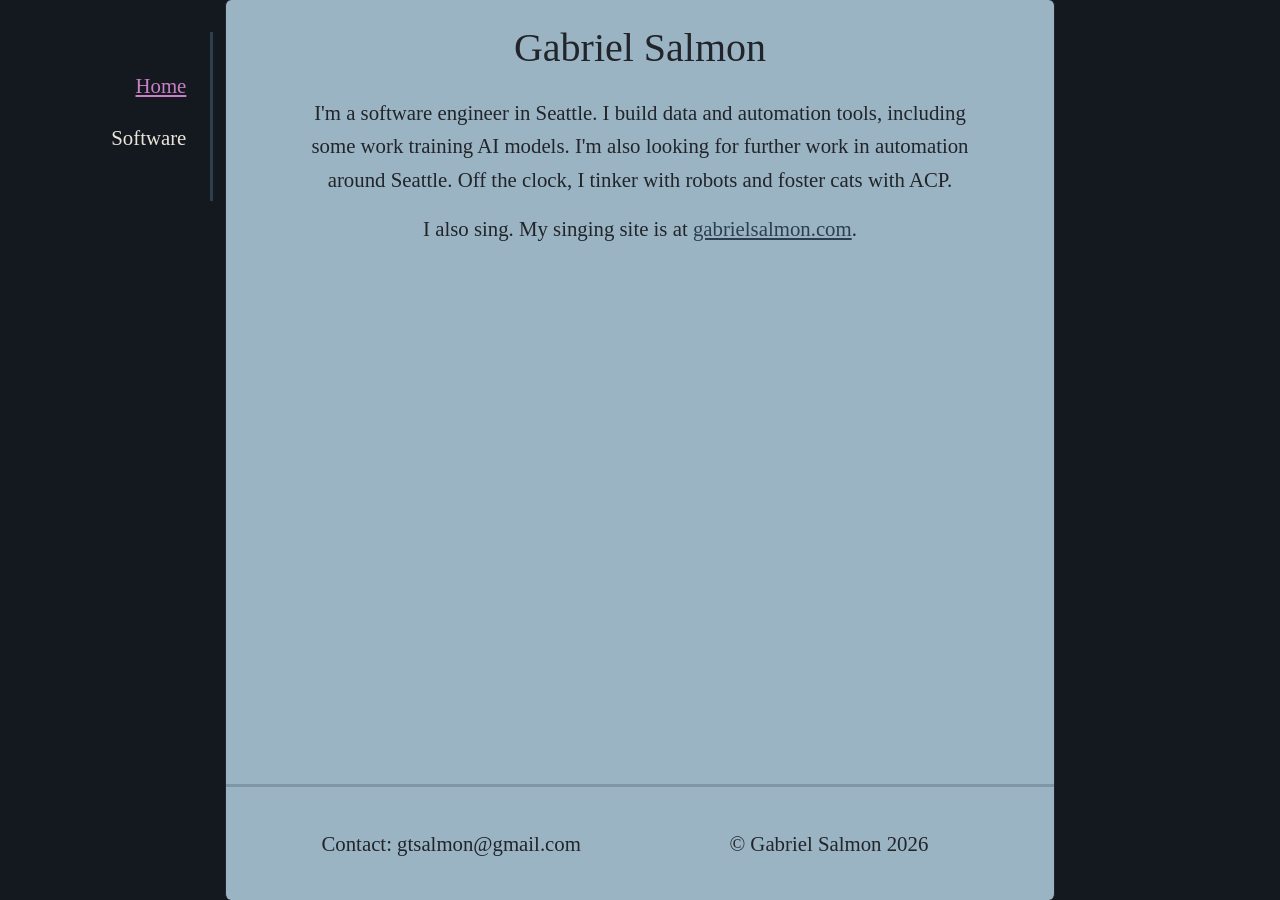
<file: index.html>
<!DOCTYPE html>
<html lang="en">
<head>
    <meta charset="utf-8">
    <title>Gabriel Salmon</title>
    <meta name="viewport" content="width=device-width, initial-scale=1">
    <link rel="icon" type="image/png" href="images/favicon.png">
    <link rel="stylesheet" href="https://cdn.jsdelivr.net/npm/bootstrap@5.3.2/dist/css/bootstrap.min.css">
    <link rel="stylesheet" href="css/style.css">
</head>
<body>
    <div class="container-fluid">
        <div class="row">

            <!-- Vertical Nav -->
            <div class="col-lg px-0">
                <div class="vertical-nav">
                    <a href="index.html" class="nav-page-link active">Home</a>
                    <a href="software.html" class="nav-page-link">Software</a>
                </div>
            </div>

            <!-- Main Content -->
            <div class="col-lg-8 main-col">
                <main class="min-vh-100 d-flex flex-column g-0 border-start border-end border-dark rounded main-container">
                    <div class="row mt-4 mb-3">
                        <div class="col">
                            <h1 class="text-center">Gabriel Salmon</h1>
                        </div>
                    </div>

                    <div class="row mx-4">
                        <div class="col-12">
                            <section class="mb-5 px-5">
                                <p class="text-center">
                                    I'm a software engineer in Seattle. I build data and automation tools, including some work training AI models. I'm also looking for further work in automation around Seattle. Off the clock, I tinker with robots and foster cats with ACP.
                                </p>
                                <p class="text-center">
                                    I also sing. My singing site is at <a href="https://gabrielsalmon.com" target="_blank" class="project-card-link">gabrielsalmon.com</a>.
                                </p>
                            </section>
                        </div>
                    </div>

                    <hr class="grey-border mt-auto">

                    <footer class="my-4 px-3 px-md-5">
                        <div class="row">
                            <div class="col-md-6">
                                <p class="text-center">Contact: gtsalmon@gmail.com</p>
                            </div>
                            <div class="col-md-6">
                                <p class="text-center">&copy; Gabriel Salmon 2026</p>
                            </div>
                        </div>
                    </footer>
                </main>
            </div>

            <!-- Right Spacer -->
            <div class="col-lg px-0">
            </div>

        </div>
    </div>

    <script src="https://cdn.jsdelivr.net/npm/@popperjs/core@2.11.8/dist/umd/popper.min.js" integrity="sha384-I7E8VVD/ismYTF4hNIPjVp/Zjvgyol6VFvRkX/vR+Vc4jQkC+hVqc2pM8ODewa9r" crossorigin="anonymous"></script>
    <script src="https://cdn.jsdelivr.net/npm/bootstrap@5.3.2/dist/js/bootstrap.min.js" integrity="sha384-BBtl+eGJRgqQAUMxJ7pMwbEyER4l1g+O15P+16Ep7Q9Q+zqX6gSbd85u4mG4QzX+" crossorigin="anonymous"></script>
</body>
</html>
</file>
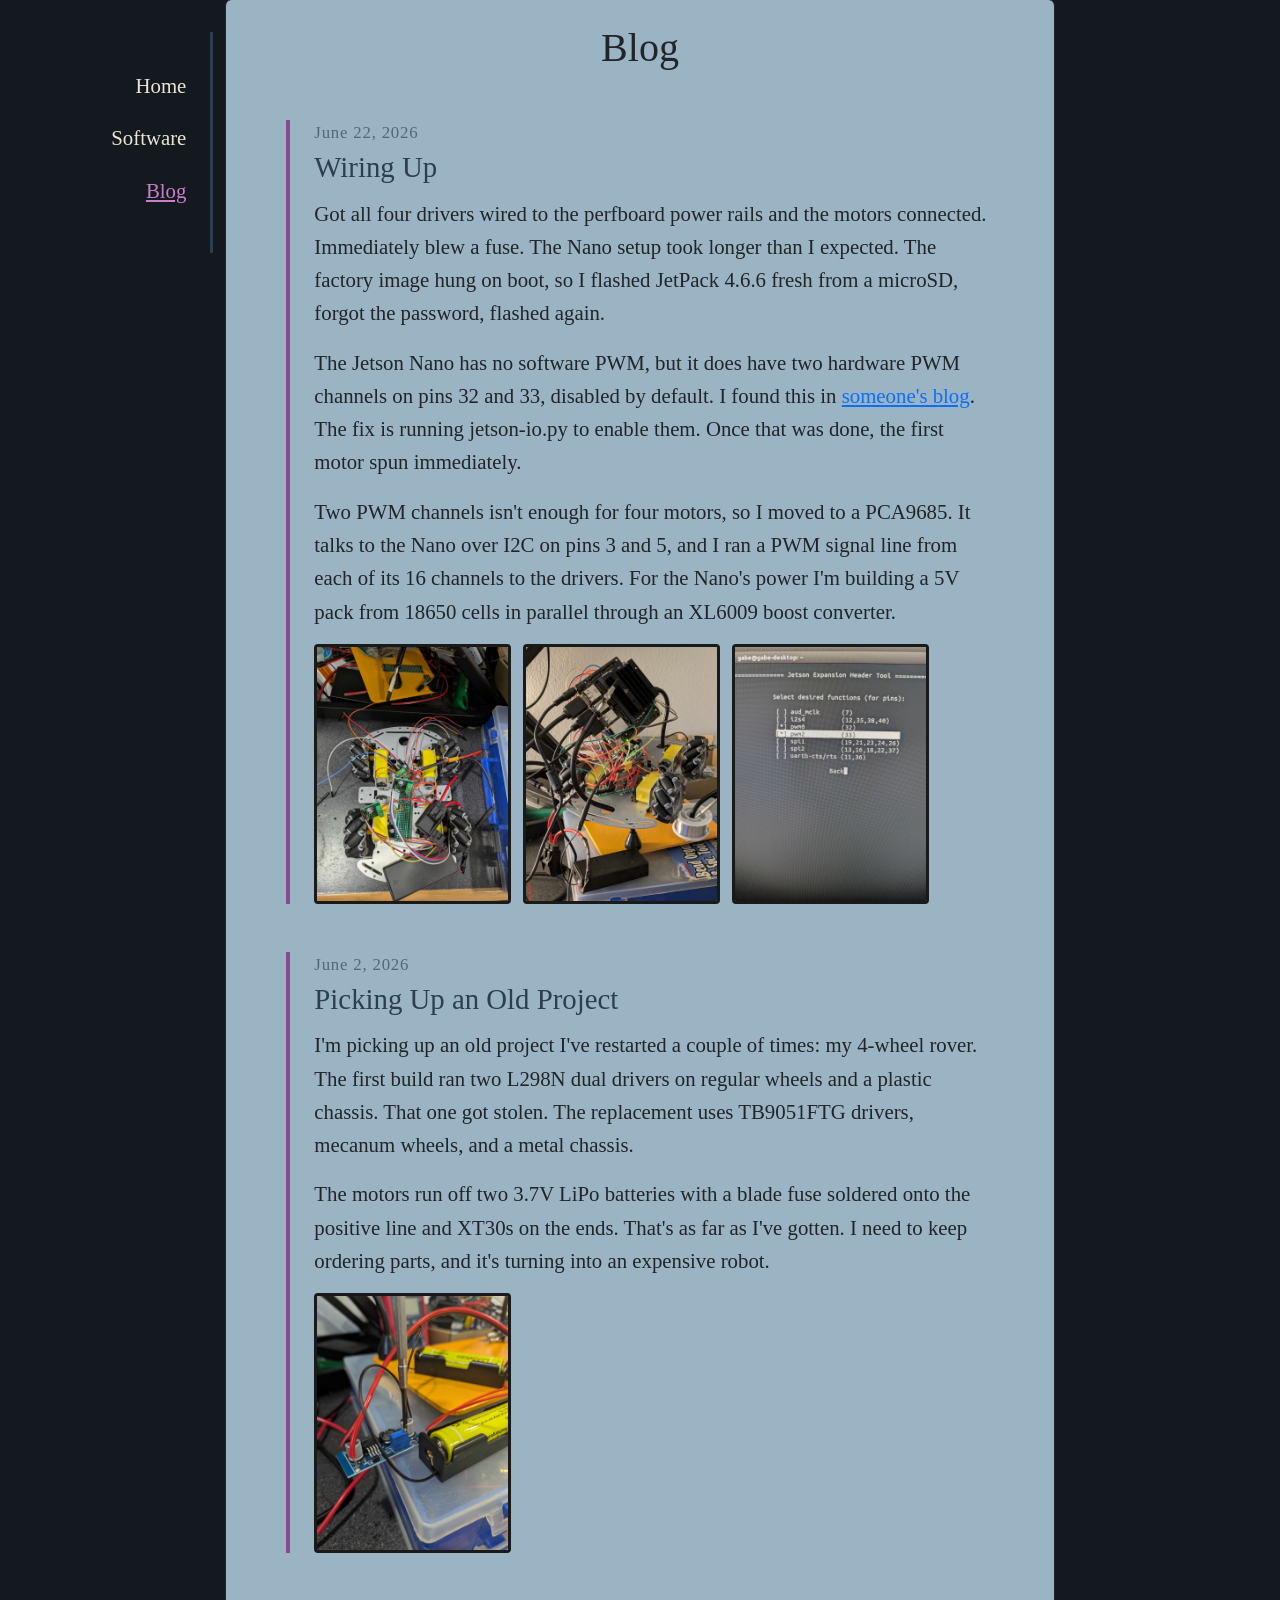
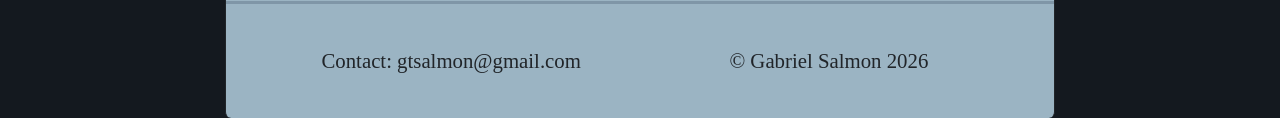
<file: blog.html>
<!DOCTYPE html>
<html lang="en">
<head>
    <meta charset="utf-8">
    <title>Blog - Gabriel Salmon</title>
    <meta name="viewport" content="width=device-width, initial-scale=1">
    <meta name="description" content="Build notes on a 4-wheel mecanum rover">
    <link rel="canonical" href="https://example.com/blog">

    <!-- Open Graph -->
    <meta property="og:type" content="website">
    <meta property="og:title" content="Blog - Gabriel Salmon">
    <meta property="og:description" content="Build notes on a 4-wheel mecanum rover">
    <meta property="og:image" content="https://example.com/images/rover_chassis.jpg">
    <meta property="og:url" content="https://example.com/blog">
    <meta name="twitter:card" content="summary_large_image">

    <link rel="stylesheet" href="https://cdn.jsdelivr.net/npm/bootstrap@5.3.2/dist/css/bootstrap.min.css">
    <link rel="stylesheet" href="css/style.css">
</head>
<body>
    <div class="container-fluid">
        <div class="row">

            <!-- Vertical Nav -->
            <div class="col-lg px-0">
                <div class="vertical-nav">
                    <a href="index.html" class="nav-page-link">Home</a>
                    <a href="software.html" class="nav-page-link">Software</a>
                    <a href="blog.html" class="nav-page-link active">Blog</a>
                </div>
            </div>

            <!-- Main Content -->
            <div class="col-lg-8 main-col">
                <main class="min-vh-100 d-flex flex-column g-0 border-start border-end border-dark rounded main-container">
                    <div class="row mt-4 mb-3">
                        <div class="col">
                            <h1 class="text-center">Blog</h1>
                        </div>
                    </div>

                    <div class="row mx-4">
                        <div class="col-12">

                            <!-- Posts -->
                            <section class="px-4 mb-5 mt-4">

                                <article class="blog-post">
                                    <p class="blog-post-date">June 22, 2026</p>
                                    <h3 class="blog-post-title">Wiring Up</h3>
                                    <div class="blog-post-content">
                                        <p>
                                            Got all four drivers wired to the perfboard power rails and the motors connected. Immediately blew a fuse. The Nano setup took longer than I expected. The factory image hung on boot, so I flashed JetPack 4.6.6 fresh from a microSD, forgot the password, flashed again.
                                        </p>
                                        <p>
                                           The Jetson Nano has no software PWM, but it does have two hardware PWM channels on pins 32 and 33, disabled by default. I found this in <a href="https://www.seeedstudio.com/blog/2020/05/27/configure-pwm-output-on-jetson-nano-m">someone's blog</a>. The fix is running jetson-io.py to enable them. Once that was done, the first motor spun immediately.
                                        </p>
                                        <p>
                                            Two PWM channels isn't enough for four motors, so I moved to a PCA9685. It talks to the Nano over I2C on pins 3 and 5, and I ran a PWM signal line from each of its 16 channels to the drivers. For the Nano's power I'm building a 5V pack from 18650 cells in parallel through an XL6009 boost converter.
                                        </p>
                                    </div>
                                    <div class="blog-post-images">
                                        <img src="images/rover_chassis.jpg" alt="Top-down view of the rover chassis with four mecanum wheels, motors, and perfboard">
                                        <img src="images/rover_assembled.jpg" alt="The rover assembled with the Jetson Nano mounted and all four drivers wired">
                                        <img src="images/jetson_pwm_pins.jpg" alt="Jetson Expansion Header Tool with hardware PWM enabled on pins 32 and 33">
                                    </div>
                                </article>

                                <article class="blog-post">
                                    <p class="blog-post-date">June 2, 2026</p>
                                    <h3 class="blog-post-title">Picking Up an Old Project</h3>
                                    <div class="blog-post-content">
                                        <p>
                                            I'm picking up an old project I've restarted a couple of times: my 4-wheel rover. The first build ran two L298N dual drivers on regular wheels and a plastic chassis. That one got stolen. The replacement uses TB9051FTG drivers, mecanum wheels, and a metal chassis.
                                        </p>
                                        <p>
                                            The motors run off two 3.7V LiPo batteries with a blade fuse soldered onto the positive line and XT30s on the ends. That's as far as I've gotten. I need to keep ordering parts, and it's turning into an expensive robot.
                                        </p>
                                    </div>
                                    <div class="blog-post-images">
                                        <img src="images/boost_converter.jpg" alt="XL6009 boost converter and 18650 batteries in their holders">
                                    </div>
                                </article>

                            </section>

                        </div>
                    </div>

                    <hr class="grey-border mt-auto">

                    <footer class="my-4 px-3 px-md-5">
                        <div class="row">
                            <div class="col-md-6">
                                <p class="text-center">Contact: gtsalmon@gmail.com</p>
                            </div>
                            <div class="col-md-6">
                                <p class="text-center">&copy; Gabriel Salmon 2026</p>
                            </div>
                        </div>
                    </footer>
                </main>
            </div>

            <!-- Right Spacer -->
            <div class="col-lg px-0">
            </div>

        </div>
    </div>

    <script src="https://cdn.jsdelivr.net/npm/@popperjs/core@2.11.8/dist/umd/popper.min.js" integrity="sha384-I7E8VVD/ismYTF4hNIPjVp/Zjvgyol6VFvRkX/vR+Vc4jQkC+hVqc2pM8ODewa9r" crossorigin="anonymous"></script>
    <script src="https://cdn.jsdelivr.net/npm/bootstrap@5.3.2/dist/js/bootstrap.min.js" integrity="sha384-BBtl+eGJRgqQAUMxJ7pMwbEyER4l1g+O15P+16Ep7Q9Q+zqX6gSbd85u4mG4QzX+" crossorigin="anonymous"></script>
</body>
</html>
</file>
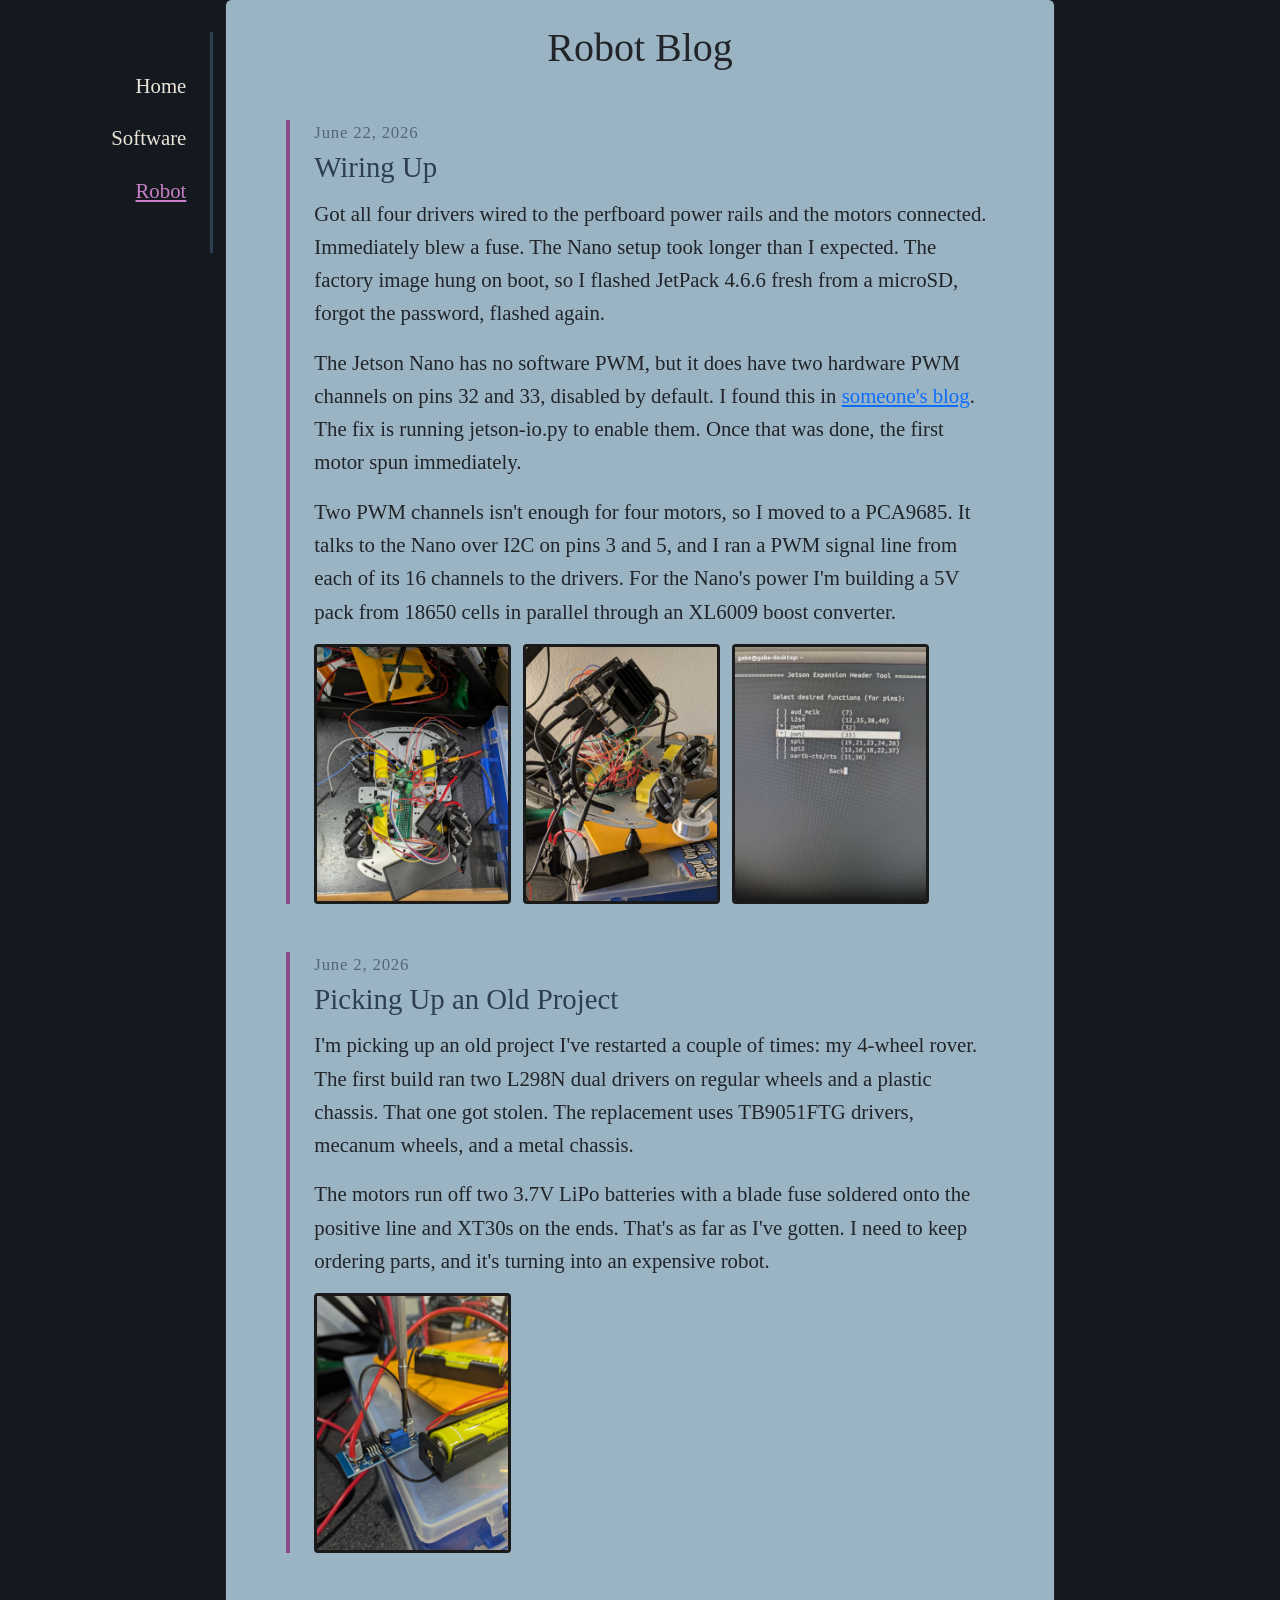
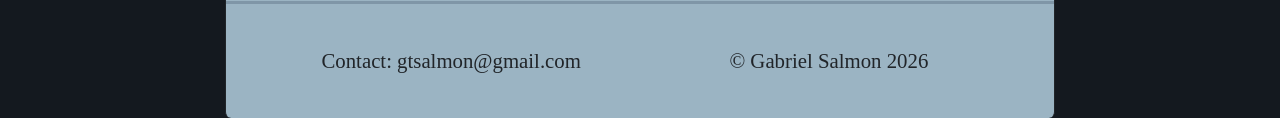
<file: robot.html>
<!DOCTYPE html>
<html lang="en">
<head>
    <meta charset="utf-8">
    <title>Robot - Gabriel Salmon</title>
    <meta name="viewport" content="width=device-width, initial-scale=1">
    <link rel="icon" type="image/png" href="images/favicon.png">
    <link rel="stylesheet" href="https://cdn.jsdelivr.net/npm/bootstrap@5.3.2/dist/css/bootstrap.min.css">
    <link rel="stylesheet" href="css/style.css">
</head>
<body>
    <div class="container-fluid">
        <div class="row">

            <!-- Vertical Nav -->
            <div class="col-lg px-0">
                <div class="vertical-nav">
                    <a href="index.html" class="nav-page-link">Home</a>
                    <a href="software.html" class="nav-page-link">Software</a>
                    <a href="robot.html" class="nav-page-link active">Robot</a>
                </div>
            </div>

            <!-- Main Content -->
            <div class="col-lg-8 main-col">
                <main class="min-vh-100 d-flex flex-column g-0 border-start border-end border-dark rounded main-container">
                    <div class="row mt-4 mb-3">
                        <div class="col">
                            <h1 class="text-center">Robot Blog</h1>
                        </div>
                    </div>

                    <div class="row mx-4">
                        <div class="col-12">

                            <!-- Posts -->
                            <section class="px-4 mb-5 mt-4">

                                <article class="blog-post">
                                    <p class="blog-post-date">June 22, 2026</p>
                                    <h3 class="blog-post-title">Wiring Up</h3>
                                    <div class="blog-post-content">
                                        <p>
                                            Got all four drivers wired to the perfboard power rails and the motors connected. Immediately blew a fuse. The Nano setup took longer than I expected. The factory image hung on boot, so I flashed JetPack 4.6.6 fresh from a microSD, forgot the password, flashed again.
                                        </p>
                                        <p>
                                           The Jetson Nano has no software PWM, but it does have two hardware PWM channels on pins 32 and 33, disabled by default. I found this in <a href="https://www.seeedstudio.com/blog/2020/05/27/configure-pwm-output-on-jetson-nano-m">someone's blog</a>. The fix is running jetson-io.py to enable them. Once that was done, the first motor spun immediately.
                                        </p>
                                        <p>
                                            Two PWM channels isn't enough for four motors, so I moved to a PCA9685. It talks to the Nano over I2C on pins 3 and 5, and I ran a PWM signal line from each of its 16 channels to the drivers. For the Nano's power I'm building a 5V pack from 18650 cells in parallel through an XL6009 boost converter.
                                        </p>
                                    </div>
                                    <div class="blog-post-images">
                                        <img src="images/rover_chassis.jpg">
                                        <img src="images/rover_assembled.jpg">
                                        <img src="images/jetson_pwm_pins.jpg">
                                    </div>
                                </article>

                                <article class="blog-post">
                                    <p class="blog-post-date">June 2, 2026</p>
                                    <h3 class="blog-post-title">Picking Up an Old Project</h3>
                                    <div class="blog-post-content">
                                        <p>
                                            I'm picking up an old project I've restarted a couple of times: my 4-wheel rover. The first build ran two L298N dual drivers on regular wheels and a plastic chassis. That one got stolen. The replacement uses TB9051FTG drivers, mecanum wheels, and a metal chassis.
                                        </p>
                                        <p>
                                            The motors run off two 3.7V LiPo batteries with a blade fuse soldered onto the positive line and XT30s on the ends. That's as far as I've gotten. I need to keep ordering parts, and it's turning into an expensive robot.
                                        </p>
                                    </div>
                                    <div class="blog-post-images">
                                        <img src="images/boost_converter.jpg" alt="XL6009 boost converter and 18650 batteries in their holders">
                                    </div>
                                </article>

                            </section>

                        </div>
                    </div>

                    <hr class="grey-border mt-auto">

                    <footer class="my-4 px-3 px-md-5">
                        <div class="row">
                            <div class="col-md-6">
                                <p class="text-center">Contact: gtsalmon@gmail.com</p>
                            </div>
                            <div class="col-md-6">
                                <p class="text-center">&copy; Gabriel Salmon 2026</p>
                            </div>
                        </div>
                    </footer>
                </main>
            </div>

            <!-- Right Spacer -->
            <div class="col-lg px-0">
            </div>

        </div>
    </div>

    <script src="https://cdn.jsdelivr.net/npm/@popperjs/core@2.11.8/dist/umd/popper.min.js" integrity="sha384-I7E8VVD/ismYTF4hNIPjVp/Zjvgyol6VFvRkX/vR+Vc4jQkC+hVqc2pM8ODewa9r" crossorigin="anonymous"></script>
    <script src="https://cdn.jsdelivr.net/npm/bootstrap@5.3.2/dist/js/bootstrap.min.js" integrity="sha384-BBtl+eGJRgqQAUMxJ7pMwbEyER4l1g+O15P+16Ep7Q9Q+zqX6gSbd85u4mG4QzX+" crossorigin="anonymous"></script>
</body>
</html>
</file>
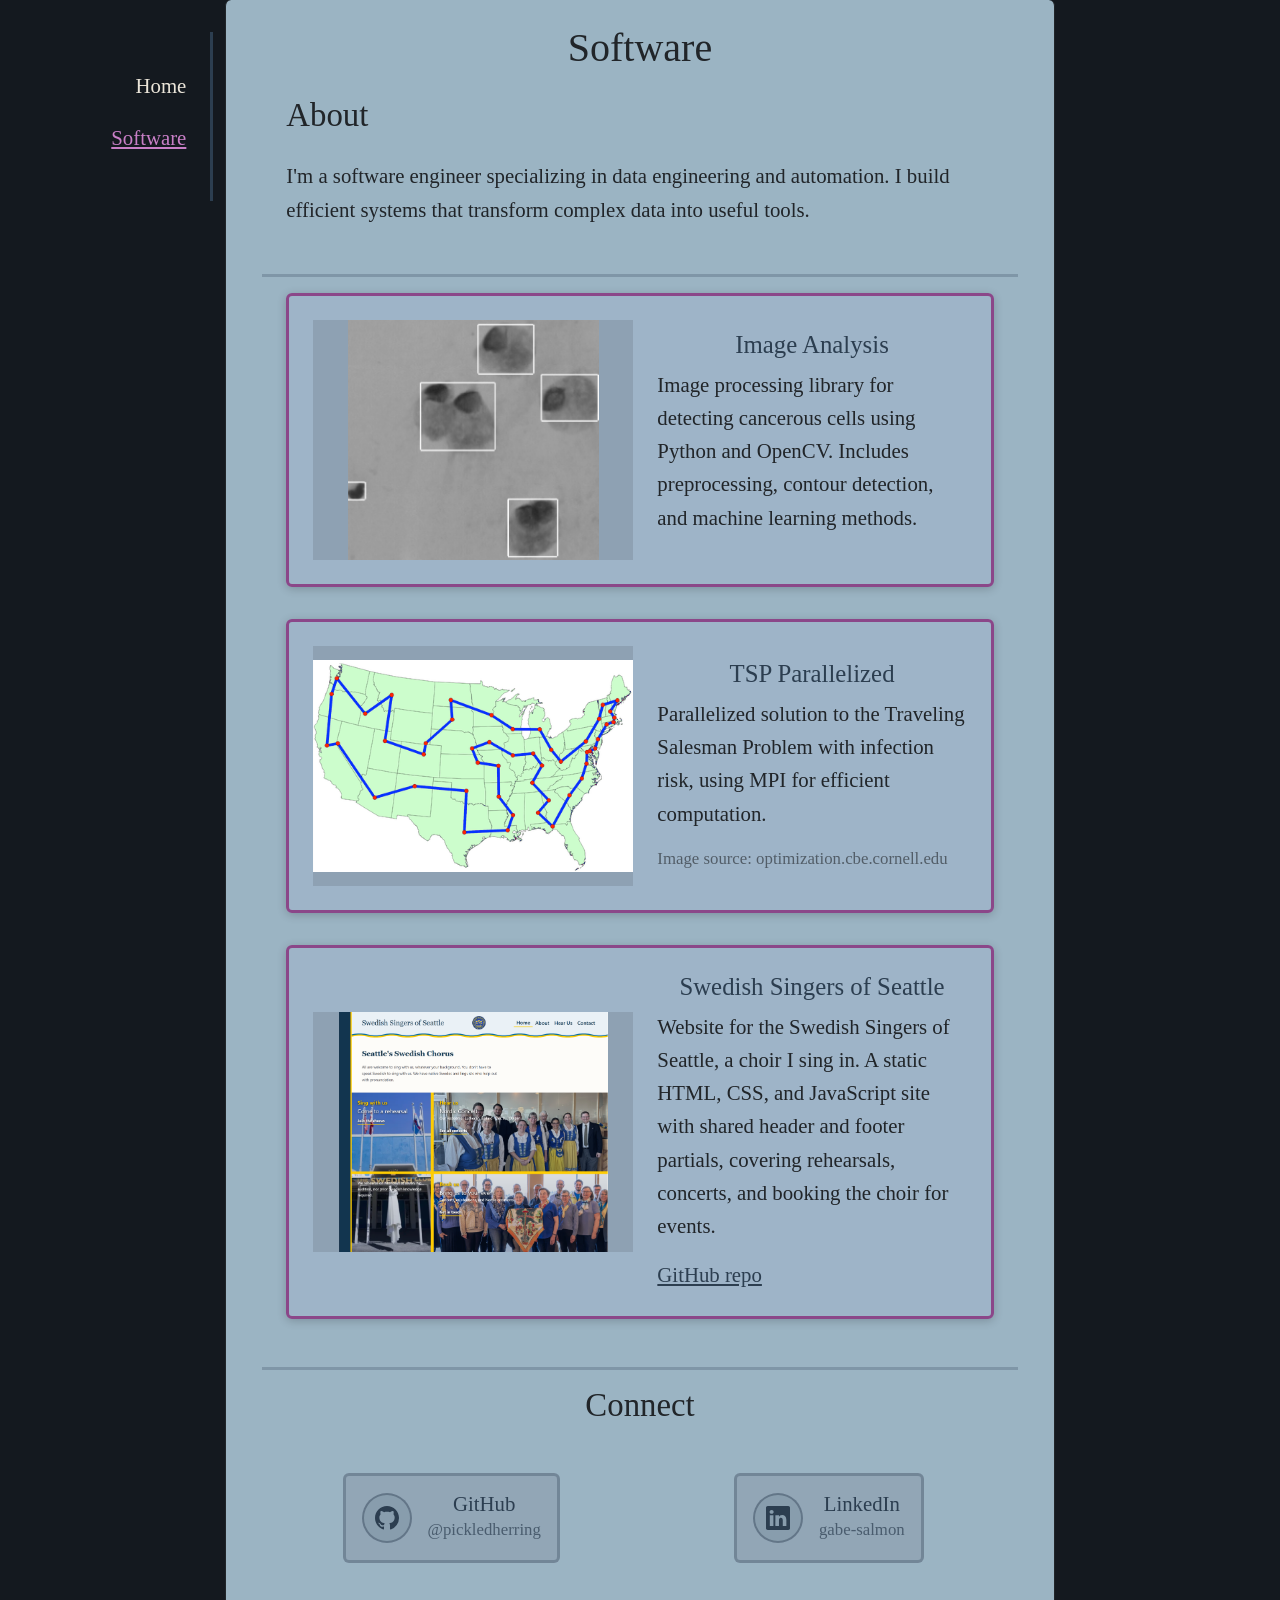
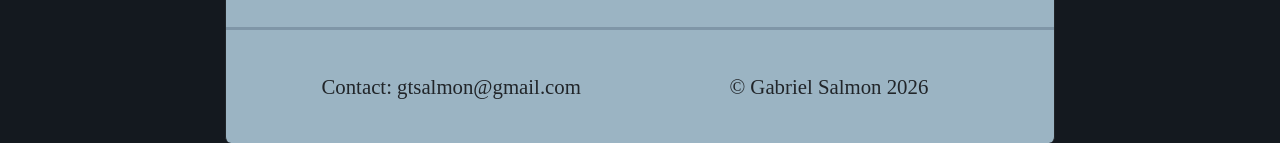
<file: software.html>
<!DOCTYPE html>
<html lang="en">
<head>
    <meta charset="utf-8">
    <title>Software - Gabriel Salmon</title>
    <meta name="viewport" content="width=device-width, initial-scale=1">
    <link rel="icon" type="image/png" href="images/favicon.png">
    <link rel="stylesheet" href="https://cdn.jsdelivr.net/npm/bootstrap@5.3.2/dist/css/bootstrap.min.css">
    <link rel="stylesheet" href="css/style.css">
</head>
<body>
    <div class="container-fluid">
        <div class="row">

            <!-- Vertical Nav -->
            <div class="col-lg px-0">
                <div class="vertical-nav">
                    <a href="index.html" class="nav-page-link">Home</a>
                    <a href="software.html" class="nav-page-link active">Software</a>
                </div>
            </div>

            <!-- Main Content -->
            <div class="col-lg-8 main-col">
                <main class="min-vh-100 d-flex flex-column g-0 border-start border-end border-dark rounded main-container">
                    <div class="row mt-4 mb-3">
                        <div class="col">
                            <h1 class="text-center">Software</h1>
                        </div>
                    </div>

                    <div class="row mx-4">
                        <div class="col-12">

                            <!-- About -->
                            <section class="mb-5 px-4">
                                <h2 class="mb-4">About</h2>
                                <p>
                                    I'm a software engineer specializing in data engineering and automation. I build efficient systems that transform complex data into useful tools.
                                </p>
                            </section>

                            <hr class="grey-border">

                            <!-- Projects -->
                            <section class="mb-5 px-4">

                                <div class="project-card border purple-border rounded">
                                    <a href="https://github.com/pickledherring/image_analysis" target="_blank">
                                        <img src="images/bbox.png" alt="Cell detection with bounding boxes">
                                    </a>
                                    <div class="project-card-body">
                                        <h5 class="text-center">
                                            <a href="https://github.com/pickledherring/image_analysis" target="_blank" class="text-decoration-none project-card-link">
                                                Image Analysis
                                            </a>
                                        </h5>
                                        <p>
                                            Image processing library for detecting cancerous cells using Python and OpenCV. Includes preprocessing, contour detection, and machine learning methods.
                                        </p>
                                    </div>
                                </div>

                                <div class="project-card border purple-border rounded">
                                    <a href="https://github.com/pickledherring/tsp_parallel_3d" target="_blank">
                                        <img src="images/48StatesTSP.png" alt="A traveling salesman's path across 48 states">
                                    </a>
                                    <div class="project-card-body">
                                        <h5 class="text-center">
                                            <a href="https://github.com/pickledherring/tsp_parallel_3d" target="_blank" class="text-decoration-none project-card-link">
                                                TSP Parallelized
                                            </a>
                                        </h5>
                                        <p>
                                            Parallelized solution to the Traveling Salesman Problem with infection risk, using MPI for efficient computation.
                                        </p>
                                        <p class="mb-0 project-card-credit">Image source: optimization.cbe.cornell.edu</p>
                                    </div>
                                </div>

                                <div class="project-card border purple-border rounded">
                                    <a href="https://swedishsingersofseattle.org" target="_blank">
                                        <img src="images/swedish_singers.png" alt="Swedish Singers of Seattle website home page">
                                    </a>
                                    <div class="project-card-body">
                                        <h5 class="text-center">
                                            <a href="https://swedishsingersofseattle.org" target="_blank" class="text-decoration-none project-card-link">
                                                Swedish Singers of Seattle
                                            </a>
                                        </h5>
                                        <p>
                                            Website for the Swedish Singers of Seattle, a choir I sing in. A static HTML, CSS, and JavaScript site with shared header and footer partials, covering rehearsals, concerts, and booking the choir for events.
                                        </p>
                                        <p class="mb-0">
                                            <a href="https://github.com/pickledherring/swedish_demo" target="_blank" class="project-card-link">GitHub repo</a>
                                        </p>
                                    </div>
                                </div>
                            </section>

                            <hr class="grey-border">

                            <!-- Connect -->
                            <div class="row">
                                <section class="mb-5 px-4">
                                    <h2 class="text-center mb-5">Connect</h2>

                                    <div class="row justify-content-center text-center">
                                        <div class="col-sm-6">
                                            <a href="https://www.github.com/pickledherring" target="_blank" class="text-decoration-none">
                                                <div class="rounded p-3 mb-3 d-inline-flex align-items-center hover-card social-card">
                                                    <div class="social-icon-circle social-icon-circle-dark">
                                                        <svg xmlns="http://www.w3.org/2000/svg" width="24" height="24" fill="#2c3e50" viewBox="0 0 16 16">
                                                            <path d="M8 0C3.58 0 0 3.58 0 8c0 3.54 2.29 6.53 5.47 7.59.4.07.55-.17.55-.38 0-.19-.01-.82-.01-1.49-2.01.37-2.53-.49-2.69-.94-.09-.23-.48-.94-.82-1.13-.28-.15-.68-.52-.01-.53.63-.01 1.08.58 1.23.82.72 1.21 1.87.87 2.33.66.07-.52.28-.87.51-1.07-1.78-.2-3.64-.89-3.64-3.95 0-.87.31-1.59.82-2.15-.08-.2-.36-1.02.08-2.12 0 0 .67-.21 2.2.82.64-.18 1.32-.27 2-.27.68 0 1.36.09 2 .27 1.53-1.04 2.2-.82 2.2-.82.44 1.1.16 1.92.08 2.12.51.56.82 1.27.82 2.15 0 3.07-1.87 3.75-3.65 3.95.29.25.54.73.54 1.48 0 1.07-.01 1.93-.01 2.2 0 .21.15.46.55.38A8.012 8.012 0 0 0 16 8c0-4.42-3.58-8-8-8z"/>
                                                        </svg>
                                                    </div>
                                                    <div>
                                                        <h6 class="mb-0 social-card-title">GitHub</h6>
                                                        <p class="mb-0 social-card-subtitle">@pickledherring</p>
                                                    </div>
                                                </div>
                                            </a>
                                        </div>

                                        <div class="col-sm-6">
                                            <a href="https://www.linkedin.com/in/gabe-salmon" target="_blank" class="text-decoration-none">
                                                <div class="rounded p-3 mb-3 d-inline-flex align-items-center hover-card social-card">
                                                    <div class="social-icon-circle social-icon-circle-dark">
                                                        <svg xmlns="http://www.w3.org/2000/svg" width="24" height="24" fill="#2c3e50" viewBox="0 0 16 16">
                                                            <path d="M0 1.146C0 .513.526 0 1.175 0h13.65C15.474 0 16 .513 16 1.146v13.708c0 .633-.526 1.146-1.175 1.146H1.175C.526 16 0 15.487 0 14.854V1.146zm4.943 12.248V6.169H2.542v7.225h2.401zm-1.2-8.212c.837 0 1.358-.554 1.358-1.248-.015-.709-.52-1.248-1.342-1.248-.822 0-1.359.54-1.359 1.248 0 .694.521 1.248 1.327 1.248h.016zm4.908 8.212V9.359c0-.216.016-.432.08-.586.173-.431.568-.878 1.232-.878.869 0 1.216.662 1.216 1.634v3.865h2.401V9.25c0-2.22-1.184-3.252-2.764-3.252-1.274 0-1.845.7-2.165 1.193v.025h-.016a5.54 5.54 0 0 1 .016-.025V6.169h-2.4c.03.678 0 7.225 0 7.225h2.4z"/>
                                                        </svg>
                                                    </div>
                                                    <div>
                                                        <h6 class="mb-0 social-card-title">LinkedIn</h6>
                                                        <p class="mb-0 social-card-subtitle">gabe-salmon</p>
                                                    </div>
                                                </div>
                                            </a>
                                        </div>
                                    </div>
                                </section>
                            </div>

                        </div>
                    </div>

                    <hr class="grey-border mt-auto">

                    <footer class="my-4 px-3 px-md-5">
                        <div class="row">
                            <div class="col-md-6">
                                <p class="text-center">Contact: gtsalmon@gmail.com</p>
                            </div>
                            <div class="col-md-6">
                                <p class="text-center">&copy; Gabriel Salmon 2026</p>
                            </div>
                        </div>
                    </footer>
                </main>
            </div>

            <!-- Right Spacer -->
            <div class="col-lg px-0">
            </div>
        </div>
    </div>

    <script src="https://cdn.jsdelivr.net/npm/@popperjs/core@2.11.8/dist/umd/popper.min.js" integrity="sha384-I7E8VVD/ismYTF4hNIPjVp/Zjvgyol6VFvRkX/vR+Vc4jQkC+hVqc2pM8ODewa9r" crossorigin="anonymous"></script>
    <script src="https://cdn.jsdelivr.net/npm/bootstrap@5.3.2/dist/js/bootstrap.min.js" integrity="sha384-BBtl+eGJRgqQAUMxJ7pMwbEyER4l1g+O15P+16Ep7Q9Q+zqX6gSbd85u4mG4QzX+" crossorigin="anonymous"></script>
</body>
</html>
</file>
<file: css/style.css>
/* ==========================================================================
   Sections:
     1. Type scale (variables)
     2. Base / typography
     3. Layout (container, borders)
     4. Navigation
     5. Components — cards (hover, social links)
     6. Components — software project cards
     7. Components — blog posts
     8. Responsive
   ========================================================================== */

/* 1. Type scale ------------------------------------------------------------ */
:root {
    --fs-min: 1.05rem;   /* blog date / image credits*/
    --fs-base: 1.3rem;   /* body copy, nav links, card sub-labels */
    --fs-h5: 1.55rem;    /* card titles (h5) */
    --fs-h3: 1.8rem;     /* blog post titles (h3) */
    --fs-h2: 2.05rem;    /* section headings (h2) */
    --fs-max: 2.5rem;    /* page title (h1) */
}

/* 2. Base / typography ----------------------------------------------------- */
body {
    font-family: Georgia, 'Times New Roman', Times, serif;
    background-color: #14191f;
    letter-spacing: normal;
    font-size: var(--fs-base);
    line-height: 1.6;
}

main {
    background-color: #c2e1f3c7;
}

main h1 { font-size: var(--fs-max); }
main h2 { font-size: var(--fs-h2); }
main h3 { font-size: var(--fs-h3); }
main h5 { font-size: var(--fs-h5); }
main h6 { font-size: var(--fs-base); }

/* 3. Layout ---------------------------------------------------------------- */
.main-col {
    max-width: fit-content;
}

.main-container {
    position: relative;
    max-width: 1200px;
}

.grey-border   { border-color: #2c3e50 !important; border-width: 3px !important; }
.purple-border { border-color: #8b4789 !important; border-width: 3px !important; }

/* Translucent fill behind bordered image/content boxes */
div.border {
    background-color: rgba(169, 180, 212, 0.252);
}

/* 4. Navigation ------------------------------------------------------------ */
.vertical-nav {
    position: sticky;
    top: 2rem;
    display: flex;
    flex-direction: column;
    align-items: flex-end;
    padding: 2rem 1.5rem 2rem 0;
    border-right: 3px solid #2c3e50;
    margin-top: 2rem;
}

a.nav-page-link {
    display: block;
    text-align: right;
    color: #ebe5d9;
    text-decoration: none;
    padding: 0.3rem 0;
    margin-bottom: 0.6rem;
    font-size: var(--fs-base);
    transition: color 0.2s;
}

a.nav-page-link:hover {
    color: #c97fc7;
}

a.nav-page-link.active {
    color: #c97fc7;
    text-decoration: underline;
}

/* 5. Cards — lift-on-hover, social links ----------------------------------- */
.hover-card {
    transition: transform 0.2s, box-shadow 0.2s;
    border-width: 3px !important;
}

.hover-card:hover {
    transform: translateY(-5px);
    box-shadow: 0 8px 16px rgba(0,0,0,0.2);
}

/* Round badge behind social SVG icons */
.social-icon-circle {
    width: 50px;
    height: 50px;
    background: linear-gradient(135deg, rgba(255, 255, 255, 0.2), rgba(255, 255, 255, 0.1));
    border-radius: 50%;
    display: flex;
    align-items: center;
    justify-content: center;
    margin-right: 1rem;
    flex-shrink: 0;
    border: 2px solid rgba(255,255,255,0.3);
    font-size: 1.5rem;   /* icon glyph size */
}

.social-icon-circle-dark {
    border-color: rgba(44,62,80,0.4);
    background: rgba(44,62,80,0.08);
}

/* Social link cards (software page, Connect section) */
.social-card {
    background: rgba(70,47,70,0.1);
    border: 2px solid rgba(44,62,80,0.3);
}

.social-card-title {
    color: #2c3e50;
}

.social-card-subtitle {
    font-size: var(--fs-min);
    color: #2c3e50;
    opacity: 0.7;
}

/* 6. Software project cards (software page) -------------------------------- */
.project-card {
    display: flex;
    align-items: center;
    overflow: hidden;
    margin-bottom: 2rem;
    transition: transform 0.2s, box-shadow 0.2s;
    box-shadow: 0 2px 10px rgba(0,0,0,0.2);
}

.project-card:hover {
    transform: translateY(-4px);
    box-shadow: 0 8px 20px rgba(0,0,0,0.3);
}

/* Image link sits on the left with a margin around it */
.project-card > a:first-child {
    flex: 0 0 320px;
    margin: 24px;
}

.project-card img {
    width: 100%;
    height: 240px;
    object-fit: contain;
    object-position: center;
    display: block;
    background-color: rgba(0,0,0,0.1);
}

.project-card-body {
    flex: 1;
    padding: 24px 24px 24px 0;
}

.project-card-credit {
    font-size: var(--fs-min);
    opacity: 0.6;
}

.project-card-link {
    color: #2c3e50;
}

/* 7. Blog posts (blog page) ------------------------------------------------ */
.blog-post {
    padding-left: 1.5rem;
    border-left: 4px solid #8b4789;
    margin-bottom: 3rem;
}

.blog-post-date {
    font-size: var(--fs-min);
    color: #2c3e50;
    opacity: 0.65;
    margin-bottom: 0.2rem;
    letter-spacing: 0.05rem;
}

.blog-post-title {
    font-size: var(--fs-h3);
    color: #2c3e50;
    margin-bottom: 0.75rem;
}

.blog-post-content {
    font-size: var(--fs-base);
}

.blog-post-images {
    display: flex;
    flex-wrap: wrap;
    gap: 0.75rem;
    margin-top: 1rem;
}

.blog-post-images img {
    height: 260px;
    width: auto;
    border: 3px solid #1a1a1a;
    border-radius: 4px;
    object-fit: cover;
    flex: 0 0 auto;
    max-width: 100%;
}

/* 8. Responsive ------------------------------------------------------------ */
@media (max-width: 991px) {
    .vertical-nav {
        position: static;
        flex-direction: row;
        flex-wrap: wrap;
        align-items: right;
        justify-content: center;
        border-right: none;
        border-bottom: 3px solid #2c3e50;
        padding: 1rem 1rem;
        margin-top: 0;
        margin-bottom: 0;
        gap: 1.5rem;
    }

    a.nav-page-link {
        text-align: center;
        margin-bottom: 0;
    }
}

/* Stack project card image above text on narrow screens */
@media (max-width: 767px) {
    .project-card {
        flex-direction: column;
        align-items: stretch;
    }

    .project-card > a:first-child {
        flex: none;
        margin: 20px 20px 0;
    }

    .project-card-body {
        padding: 20px;
    }
}
</file>
